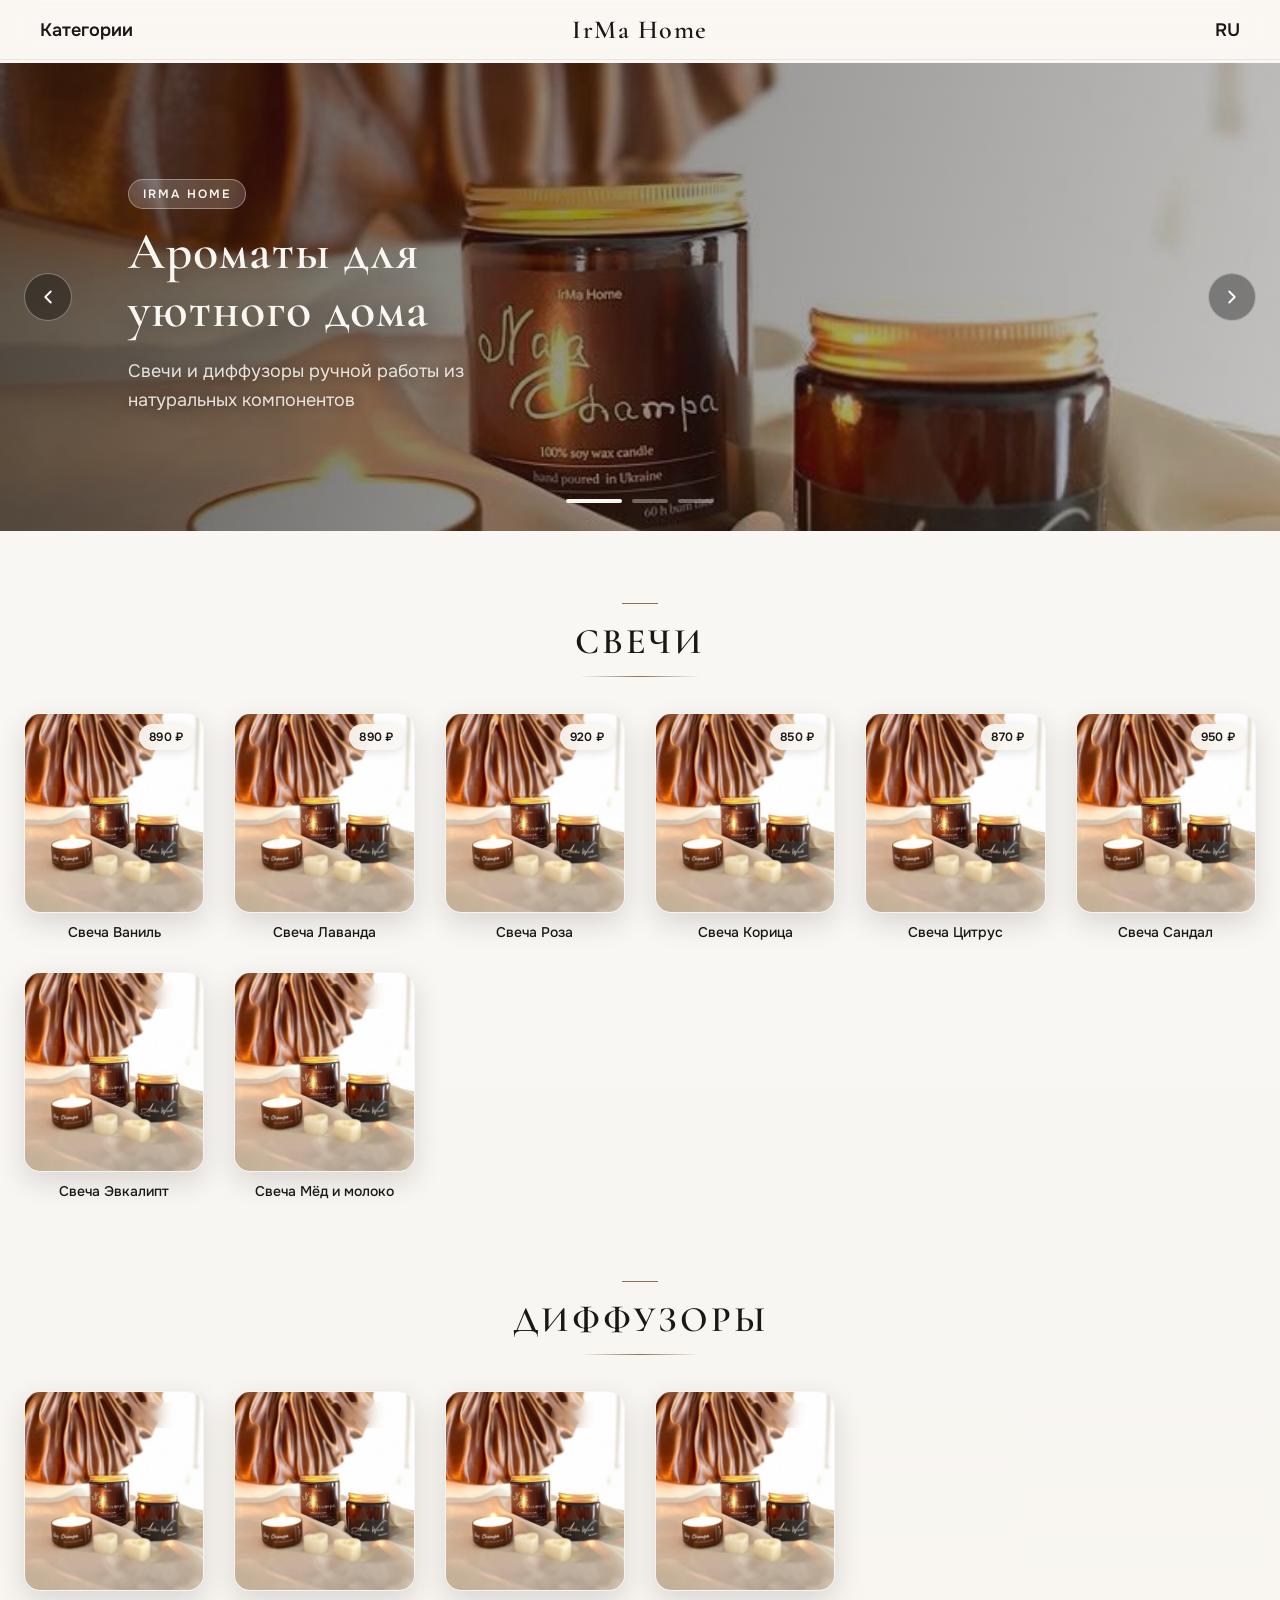
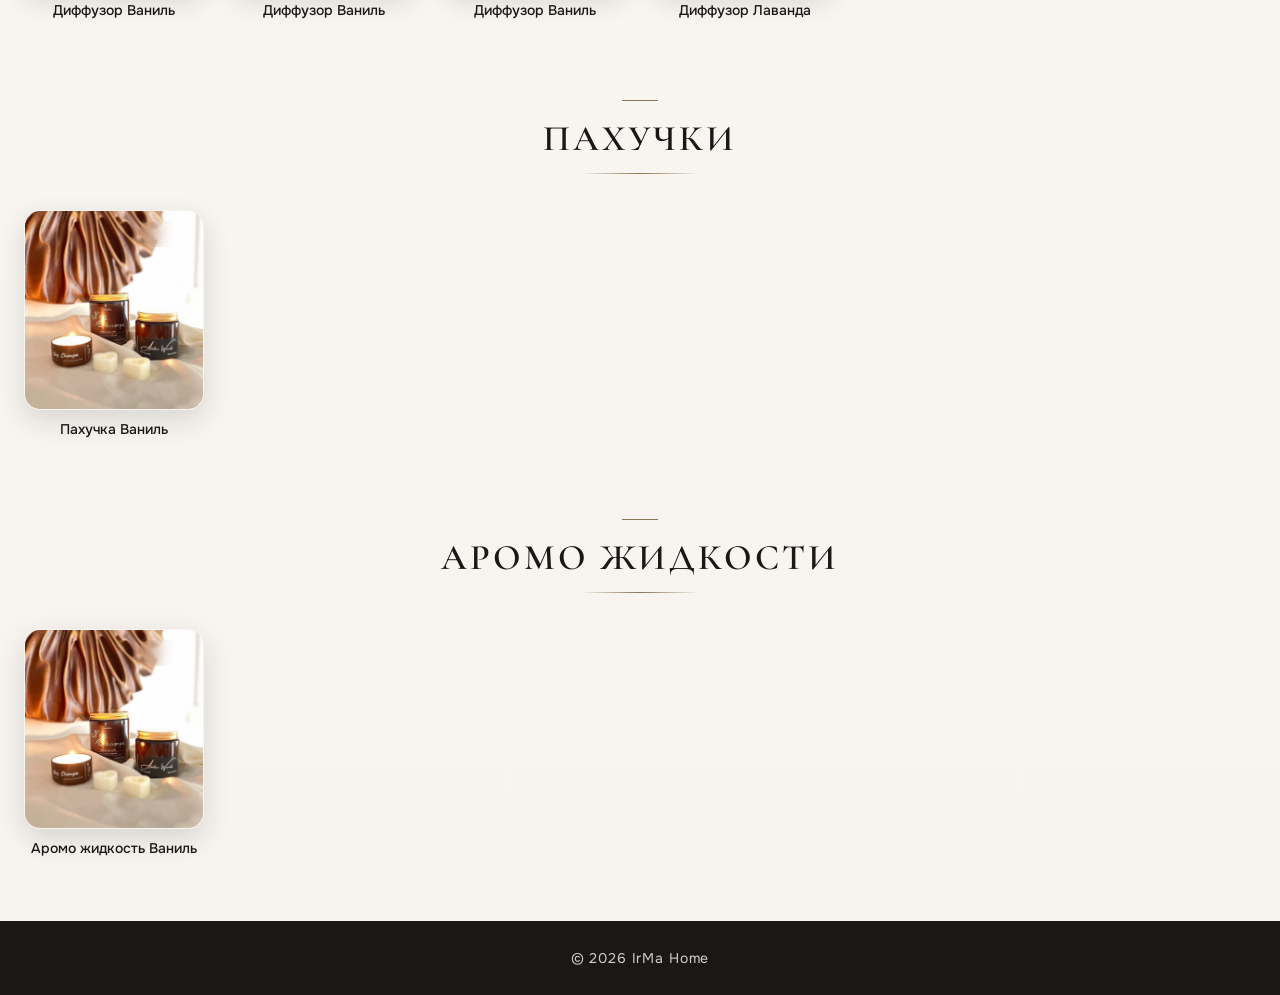
<file: index.html>
<!DOCTYPE html>
<html lang="ru">
<head>
<meta charset="UTF-8">
<meta name="viewport" content="width=device-width, initial-scale=1.0, viewport-fit=cover">

<script>
history.scrollRestoration = "manual";
</script>

<title>IrMa Home</title>
<link href="https://fonts.googleapis.com/css2?family=Cormorant+Garamond:ital,wght@0,500;0,600;0,700&family=Onest:wght@400;500;600;700&display=swap" rel="stylesheet">
<link rel="stylesheet" href="style.css">
</head>

<body>

<div class="header">

    <!-- ЛЕВО -->
    <div class="menu">
        <span id="menuLabel">Категории</span>
        <div class="dropdown">
            <div onclick="scrollToTop()" data-i18n="home">Главная</div>
            <div onclick="scrollToSection('candles')" data-i18n="candles">Свечи</div>
            <div onclick="scrollToSection('diffusers')" data-i18n="diffusers">Диффузоры</div>
            <div onclick="scrollToSection('aromas')" data-i18n="aromas">Пахучки</div>
            <div onclick="scrollToSection('liquids')" data-i18n="liquids">Аромо жидкости</div>
        </div>
    </div>

    <!-- ЦЕНТР -->
    <div class="logo">IrMa Home</div>

    <!-- ПРАВО (ЯЗЫКИ) -->
<div class="lang">
    <span id="currentLang">RU</span>
    <div class="dropdown">
        <div onclick="setLang('ru')">RU</div>
        <div onclick="setLang('en')">EN</div>
    </div>
</div>

</div>

<div class="divider"></div>

<!-- HERO -->
<div class="hero" id="hero">
    <div class="slides" id="slides">

        <div class="slide">
            <img src="photo1.jpg" alt="IrMa Home" fetchpriority="high" decoding="async">
            <div class="slide-content">
                <p class="slide-tag" data-i18n="slide1Tag">IrMa Home</p>
                <h1 class="slide-title" data-i18n="slide1Title">Ароматы для уютного дома</h1>
                <p class="slide-text" data-i18n="slide1Text">Свечи и диффузоры ручной работы из натуральных компонентов</p>
            </div>
        </div>

        <div class="slide">
            <img src="photo1.jpg" alt="" loading="lazy" decoding="async">
            <div class="slide-content">
                <p class="slide-tag" data-i18n="slide2Tag">Коллекция</p>
                <h1 class="slide-title" data-i18n="slide2Title">Запахи, которые остаются в памяти</h1>
                <p class="slide-text" data-i18n="slide2Text">Ваниль, лаванда, роза и тёплые пряные ноты для каждой комнаты</p>
            </div>
        </div>

        <div class="slide">
            <img src="photo1.jpg" alt="" loading="lazy" decoding="async">
            <div class="slide-content">
                <p class="slide-tag" data-i18n="slide3Tag">Свечи</p>
                <h1 class="slide-title" data-i18n="slide3Title">Соевый воск, чистое пламя</h1>
                <p class="slide-text" data-i18n="slide3Text">Безопасное горение и насыщенный аромат до последней капли воска</p>
            </div>
        </div>

    </div>

    <button type="button" class="hero-arrow hero-arrow-left" onclick="prevSlide()" aria-label="Предыдущий слайд">
        <svg viewBox="0 0 24 24" aria-hidden="true"><path d="M15 6l-6 6 6 6"/></svg>
    </button>
    <button type="button" class="hero-arrow hero-arrow-right" onclick="nextSlide()" aria-label="Следующий слайд">
        <svg viewBox="0 0 24 24" aria-hidden="true"><path d="M9 6l6 6-6 6"/></svg>
    </button>

    <div class="hero-dots" id="heroDots">
        <button type="button" class="hero-dot active" data-slide="0" aria-label="Слайд 1"></button>
        <button type="button" class="hero-dot" data-slide="1" aria-label="Слайд 2"></button>
        <button type="button" class="hero-dot" data-slide="2" aria-label="Слайд 3"></button>
    </div>
</div>

<div class="content">

<div id="candles" class="title-box first-section reveal">Свечи</div>
<div class="gallery reveal" id="candlesContainer"></div>

<div id="diffusers" class="title-box">Диффузоры</div>
<div class="gallery" id="diffusersContainer"></div>

<div id="aromas" class="title-box">Пахучки</div>
<div class="gallery" id="aromasContainer"></div>

<div id="liquids" class="title-box">Аромо жидкости</div>
<div class="gallery" id="liquidsContainer"></div>

</div>

<!-- MODAL -->
<div class="modal-overlay" id="productModal" onclick="closeModal()" aria-hidden="true">
    <div class="modal-card" onclick="event.stopPropagation()" role="dialog" aria-labelledby="modalTitle">
        <button type="button" class="modal-close" id="modalCloseBtn" onclick="closeModal()" aria-label="Закрыть">&times;</button>
        <div class="modal-media">
            <img id="modalImage" alt="">
        </div>
        <div class="modal-body">
            <p class="modal-tag" id="modalShort"></p>
            <h2 class="modal-title" id="modalTitle"></h2>
            <div class="modal-divider"></div>
            <p class="modal-description" id="modalDescription"></p>
            <div class="modal-actions">
                <p class="modal-price" id="modalPrice"></p>
                <button type="button" class="modal-order-btn" id="modalOrderBtn" disabled>
                    <span class="modal-order-text" id="modalOrderText">Заказать</span>
                    <span class="modal-order-hint" id="modalOrderHint">Скоро</span>
                </button>
            </div>
        </div>
    </div>
</div>

<div class="footer">
© 2026 IrMa Home
</div>

<script>

// ===== SLIDER =====
let slideIndex = 0;
let slideTimer = null;
const slidesEl = document.getElementById("slides");
const heroDots = document.querySelectorAll(".hero-dot");
const heroEl = document.getElementById("hero");
const SLIDE_COUNT = heroDots.length;
const SLIDE_INTERVAL = 7000;

function updateSlider() {
    slidesEl.style.transform = `translate3d(-${slideIndex * 100}%, 0, 0)`;
    heroDots.forEach((dot, i) => dot.classList.toggle("active", i === slideIndex));
}

function goToSlide(i) {
    slideIndex = ((i % SLIDE_COUNT) + SLIDE_COUNT) % SLIDE_COUNT;
    updateSlider();
}

function nextSlide() {
    goToSlide(slideIndex + 1);
    resetSlideTimer();
}

function prevSlide() {
    goToSlide(slideIndex - 1);
    resetSlideTimer();
}

function resetSlideTimer() {
    clearInterval(slideTimer);
    slideTimer = setInterval(() => goToSlide(slideIndex + 1), SLIDE_INTERVAL);
}

heroDots.forEach(dot => {
    dot.addEventListener("click", () => {
        goToSlide(Number(dot.dataset.slide));
        resetSlideTimer();
    });
});

heroEl.addEventListener("mouseenter", () => clearInterval(slideTimer));
heroEl.addEventListener("mouseleave", resetSlideTimer);

updateSlider();
resetSlideTimer();

// ===== JSON =====
const ORDER_ENABLED = false;

let productsRaw = {};
let uiStrings = {};
let currentLang = "ru";

const CATEGORIES = ["candles", "diffusers", "aromas", "liquids"];
const IMAGE_FALLBACK = "images/placeholder.jpg";

function getProductImage(item) {
    return item.image || IMAGE_FALLBACK;
}

function applyUiLang(lang) {
    const t = uiStrings[lang];
    if (!t) return;

    document.documentElement.lang = lang;
    document.getElementById("menuLabel").textContent = t.menu;

    document.querySelectorAll("[data-i18n]").forEach(el => {
        const key = el.dataset.i18n;
        if (t[key]) el.textContent = t[key];
    });

    CATEGORIES.forEach(cat => {
        document.getElementById(cat).textContent = t[cat];
    });

    document.getElementById("modalCloseBtn").setAttribute("aria-label", t.close);
    document.getElementById("modalOrderText").textContent = t.order;
    document.getElementById("modalOrderHint").textContent = t.orderSoon;
}

function formatPrice(amount, lang) {
    const t = uiStrings[lang];
    if (!t || amount == null) return "";
    const locale = lang === "ru" ? "ru-RU" : "en-US";
    return `${Number(amount).toLocaleString(locale)} ${t.currency}`;
}

function buildTelegramUrl(product, lang) {
    const t = uiStrings[lang];
    if (!t?.telegram) return "#";
    const username = t.telegram.replace(/^@/, "");
    const message = (t.orderMessage || "")
        .replace("{title}", product.title)
        .replace("{price}", product.priceFormatted);
    return `https://t.me/${username}?text=${encodeURIComponent(message)}`;
}

function localizeProduct(item, lang) {
    const t = item[lang];
    const product = {
        id: item.id,
        image: getProductImage(item),
        title: t.title,
        short: t.short,
        desc: t.desc,
        price: item.price,
        priceFormatted: formatPrice(item.price, lang)
    };
    if (ORDER_ENABLED) product.orderUrl = buildTelegramUrl(product, lang);
    return product;
}

function renderAll(lang) {
    document.getElementById("candlesContainer").innerHTML = "";
    document.getElementById("diffusersContainer").innerHTML = "";
    document.getElementById("aromasContainer").innerHTML = "";
    document.getElementById("liquidsContainer").innerHTML = "";

    renderCategory(
        (productsRaw.candles || []).map(p => localizeProduct(p, lang)),
        "candlesContainer"
    );
    renderCategory(
        (productsRaw.diffusers || []).map(p => localizeProduct(p, lang)),
        "diffusersContainer"
    );
    renderCategory(
        (productsRaw.aromas || []).map(p => localizeProduct(p, lang)),
        "aromasContainer"
    );
    renderCategory(
        (productsRaw.liquids || []).map(p => localizeProduct(p, lang)),
        "liquidsContainer"
    );

    applyUiLang(lang);
}

async function loadProducts() {
    const [manifest, ui] = await Promise.all([
        fetch("products/manifest.json").then(res => res.json()),
        fetch("products/ui.json").then(res => res.json())
    ]);
    uiStrings = ui;
    productsRaw = {};

    for (const category of CATEGORIES) {
        const paths = manifest[category] || [];
        productsRaw[category] = await Promise.all(
            paths.map(path =>
                fetch(`products/${path}`).then(res => res.json())
            )
        );
    }

    renderAll(currentLang);
}

function setLang(lang) {
    currentLang = lang;
    document.getElementById("currentLang").innerText = lang.toUpperCase();
    const modalOpen = productModal.classList.contains("active");
    renderAll(lang);
    if (modalOpen && currentModalId) {
        const p = findLocalizedProduct(currentModalId);
        if (p) fillModal(p);
    }
    localStorage.setItem("lang", lang);
}

// ===== RENDER =====
function renderCategory(items, containerId) {

    const container = document.getElementById(containerId);

    items.forEach(item => {

        const card = document.createElement("div");
        card.className = "gallery-item-wrapper";
        card.onclick = () => openModal(item);

        card.innerHTML = `
            <div class="gallery-item">
                <img src="${item.image}" alt="${item.title}" loading="lazy" decoding="async" onerror="this.onerror=null;this.src='${IMAGE_FALLBACK}'">
                <span class="gallery-price">${item.priceFormatted}</span>
                <div class="hover-description">${item.short}</div>
            </div>
            <div class="caption">
                <span class="caption-title">${item.title}</span>
            </div>
        `;

        container.appendChild(card);
    });
}

// ===== MODAL =====
const productModal = document.getElementById("productModal");
const modalImage = document.getElementById("modalImage");
const modalTitle = document.getElementById("modalTitle");
const modalShort = document.getElementById("modalShort");
const modalDescription = document.getElementById("modalDescription");
const modalPrice = document.getElementById("modalPrice");
const modalOrderBtn = document.getElementById("modalOrderBtn");
const modalOrderText = document.getElementById("modalOrderText");
const modalOrderHint = document.getElementById("modalOrderHint");

let scrollY = 0;
let currentModalId = null;

function findLocalizedProduct(id) {
    for (const category of CATEGORIES) {
        const found = (productsRaw[category] || []).find(p => p.id === id);
        if (found) return localizeProduct(found, currentLang);
    }
    return null;
}

function fillModal(product) {
    modalTitle.textContent = product.title;
    modalShort.textContent = product.short;
    modalDescription.textContent = product.desc;
    modalImage.onerror = () => {
        modalImage.onerror = null;
        modalImage.src = IMAGE_FALLBACK;
    };
    modalImage.src = product.image;
    modalImage.alt = product.title;
    modalPrice.textContent = product.priceFormatted;
    const t = uiStrings[currentLang] || {};
    modalOrderText.textContent = t.order || "Заказать";
    modalOrderHint.textContent = t.orderSoon || "Скоро";
    modalOrderBtn.disabled = !ORDER_ENABLED;
    modalOrderBtn.classList.toggle("is-active", ORDER_ENABLED);
    modalOrderBtn.onclick = ORDER_ENABLED && product.orderUrl
        ? () => window.open(product.orderUrl, "_blank", "noopener,noreferrer")
        : null;
}

function openModal(product) {
    currentModalId = product.id;
    fillModal(product);

    productModal.classList.add("active");
    productModal.setAttribute("aria-hidden", "false");
    document.body.classList.add("modal-open");

    scrollY = window.scrollY;
    document.body.style.position = "fixed";
    document.body.style.top = `-${scrollY}px`;
    document.body.style.width = "100%";
}

function closeModal() {
    if (!productModal.classList.contains("active")) return;

    productModal.classList.remove("active");
    productModal.setAttribute("aria-hidden", "true");
    document.body.classList.remove("modal-open");
    currentModalId = null;

    document.body.style.position = "";
    document.body.style.top = "";
    document.body.style.width = "";

    window.scrollTo(0, scrollY);
}

document.addEventListener("keydown", e => {
    if (e.key === "Escape") closeModal();
});
// ===== SCROLL =====
function scrollToSection(id) {
    document.getElementById(id).scrollIntoView({behavior: "smooth"});
}

function scrollToTop() {
    window.scrollTo({top: 0, behavior: "smooth"});
}

// ===== ANIMATION =====
const revealObserver = new IntersectionObserver(
    entries => {
        entries.forEach(entry => {
            if (entry.isIntersecting) {
                entry.target.classList.add("active");
                revealObserver.unobserve(entry.target);
            }
        });
    },
    { rootMargin: "0px 0px -80px 0px", threshold: 0.05 }
);

document.querySelectorAll(".reveal").forEach(el => revealObserver.observe(el));

// ===== MOBILE MENU (tap) =====
function setupMobileNav() {
    const menu = document.querySelector(".menu");
    const lang = document.querySelector(".lang");
    const isTouch = () => window.matchMedia("(hover: none)").matches;

    function closeAll() {
        menu.classList.remove("open");
        lang.classList.remove("open");
    }

    menu.addEventListener("click", e => {
        if (!isTouch()) return;
        e.stopPropagation();
        lang.classList.remove("open");
        menu.classList.toggle("open");
    });

    lang.addEventListener("click", e => {
        if (!isTouch()) return;
        e.stopPropagation();
        menu.classList.remove("open");
        lang.classList.toggle("open");
    });

    document.querySelectorAll(".dropdown div").forEach(item => {
        item.addEventListener("click", closeAll);
    });

    document.addEventListener("click", closeAll);
}

setupMobileNav();

// ===== INIT =====
window.addEventListener("load", () => {
    window.scrollTo(0, 0);

    const savedLang = localStorage.getItem("lang") || "ru";
    currentLang = savedLang;

    document.getElementById("currentLang").innerText = savedLang.toUpperCase();

    loadProducts();
});

</script>
</body>
</html>
</file>
<file: style.css>
:root {
    --font-display: 'Cormorant Garamond', 'Times New Roman', serif;
    --font-body: 'Onest', system-ui, -apple-system, 'Segoe UI', sans-serif;
    --color-bg: #f7f4ef;
    --color-surface: #faf7f2;
    --color-ink: #1a1816;
    --color-muted: #6b6358;
    --color-accent: #8b7355;
    --color-line: rgba(26, 24, 22, 0.08);
    --shadow-soft: 0 8px 32px rgba(26, 24, 22, 0.08);
    --shadow-card: 0 10px 28px rgba(26, 24, 22, 0.14);
    --radius-card: 16px;
}

html {
    margin: 0;
    width: 100%;
    overflow-x: clip;
}

body {
    margin: 0;
    width: 100%;
    min-height: 100%;
    font-family: var(--font-body);
    font-weight: 400;
    color: var(--color-ink);
    background: linear-gradient(180deg, #faf8f5 0%, var(--color-bg) 100%);
    overflow-x: clip;
    overflow-y: auto;
    padding-top: calc(63px + env(safe-area-inset-top, 0px));
    -webkit-tap-highlight-color: transparent;
    -webkit-font-smoothing: antialiased;
    -moz-osx-font-smoothing: grayscale;
}

/* СКРЫТЬ СКРОЛЛБАР */
*,
*::before,
*::after {
    box-sizing: border-box;
    scrollbar-width: none;
    -ms-overflow-style: none;
}

*::-webkit-scrollbar {
    display: none;
}


.header {
    height: 60px;
    width: 100%;
    background: rgba(250, 247, 242, 0.82);
    backdrop-filter: blur(14px);
    -webkit-backdrop-filter: blur(14px);
    border-bottom: 1px solid var(--color-line);
    display: flex;
    align-items: center;
    justify-content: center;
    padding-left: env(safe-area-inset-left, 0px);
    padding-right: env(safe-area-inset-right, 0px);

    position: fixed;
    top: 0;
    left: 0;

    z-index: 9999;

    font-size: 26px;
    font-weight: 600;
}

.logo {
    font-family: var(--font-display);
    font-weight: 600;
    letter-spacing: 0.06em;
    max-width: 42%;
    overflow: hidden;
    text-overflow: ellipsis;
    white-space: nowrap;
    text-align: center;
}

.divider {
    height: 1px;
    background: transparent;

    position: fixed;
    top: 60px;
    left: 0;
    width: 100%;

    z-index: 9998;
}

/* HERO */
.hero {
    width: 100%;
    height: min(52vh, 520px);
    min-height: 380px;
    position: relative;
    overflow: hidden;
    z-index: 1;
    background: #1a1816;
}

.slides {
    display: flex;
    width: 100%;
    height: 100%;
    transition: transform 0.5s ease;
}

.slide {
    flex: 0 0 100%;
    width: 100%;
    position: relative;
}

.slide img {
    width: 100%;
    height: 100%;
    object-fit: cover;
    display: block;
}

.slide::after {
    content: "";
    position: absolute;
    inset: 0;
    background: linear-gradient(
        105deg,
        rgba(20, 16, 12, 0.72) 0%,
        rgba(20, 16, 12, 0.45) 45%,
        rgba(20, 16, 12, 0.25) 100%
    );
}

.slide-content {
    position: absolute;
    inset: 0;
    display: flex;
    flex-direction: column;
    align-items: flex-start;
    justify-content: center;
    max-width: 640px;
    padding: 0 8% 0 10%;
    color: #faf7f2;
    z-index: 2;
    text-align: left;
}

.slide-tag {
    margin: 0 0 14px;
    padding: 6px 14px;
    font-size: 12px;
    font-weight: 600;
    letter-spacing: 0.18em;
    text-transform: uppercase;
    color: #faf7f2;
    background: rgba(255, 255, 255, 0.18);
    border: 1px solid rgba(255, 255, 255, 0.35);
    border-radius: 100px;
}

.slide-title {
    margin: 0;
    font-family: var(--font-display);
    font-size: clamp(32px, 4.5vw, 52px);
    font-weight: 600;
    line-height: 1.12;
    letter-spacing: 0.02em;
    text-shadow: 0 2px 24px rgba(0, 0, 0, 0.35);
}

.slide-text {
    margin: 18px 0 0;
    max-width: 480px;
    font-size: clamp(15px, 2vw, 18px);
    line-height: 1.6;
    color: rgba(250, 247, 242, 0.88);
    text-shadow: 0 1px 12px rgba(0, 0, 0, 0.3);
}

.hero-arrow {
    position: absolute;
    top: 50%;
    transform: translateY(-50%);
    z-index: 3;
    width: 48px;
    height: 48px;
    padding: 0;
    border: 1px solid rgba(255, 255, 255, 0.35);
    border-radius: 50%;
    background: rgba(0, 0, 0, 0.35);
    color: #fff;
    cursor: pointer;
    display: flex;
    align-items: center;
    justify-content: center;
    transition: background 0.25s ease, border-color 0.25s ease;
}

.hero-arrow svg {
    width: 22px;
    height: 22px;
    fill: none;
    stroke: currentColor;
    stroke-width: 2;
    stroke-linecap: round;
    stroke-linejoin: round;
}

.hero-arrow:hover {
    background: rgba(0, 0, 0, 0.5);
    border-color: rgba(255, 255, 255, 0.6);
}

.hero-arrow-left { left: 24px; }
.hero-arrow-right { right: 24px; }

.hero-dots {
    position: absolute;
    bottom: 28px;
    left: 50%;
    transform: translateX(-50%);
    display: flex;
    gap: 10px;
    z-index: 3;
}

.hero-dot {
    width: 36px;
    height: 4px;
    padding: 0;
    border: none;
    border-radius: 4px;
    background: rgba(255, 255, 255, 0.35);
    cursor: pointer;
    transition: width 0.3s ease, background 0.3s ease;
}

.hero-dot.active {
    width: 56px;
    background: #faf7f2;
}

/* CONTENT */
.content {
    display: flex;
    flex-direction: column;
    align-items: center;
    width: 100%;
    max-width: 100%;
}

.title-box {
    position: relative;
    font-family: var(--font-display);
    font-size: clamp(28px, 3vw, 36px);
    font-weight: 600;
    letter-spacing: 0.08em;
    text-transform: uppercase;
    color: var(--color-ink);
    margin: 72px 0 36px;
    padding-bottom: 14px;
}

.title-box::before {
    content: "";
    display: block;
    width: 36px;
    height: 1px;
    margin: 0 auto 16px;
    background: var(--color-accent);
}

.title-box::after {
    content: "";
    position: absolute;
    left: 50%;
    bottom: 0;
    transform: translateX(-50%);
    width: min(120px, 30vw);
    height: 1px;
    background: linear-gradient(90deg, transparent, var(--color-accent), transparent);
    transition: width 0.35s ease, opacity 0.35s ease;
}

.title-box:hover::after {
    width: min(180px, 45vw);
}

/* GALLERY */
.gallery {
    display: grid;
    grid-template-columns: repeat(6, 1fr);
    gap: 30px;
    width: 100%;
    max-width: 1500px;
    margin: 0 auto;
    padding: 0 24px 8px;
}

.gallery-item-wrapper {
    width: 100%;
    max-width: 200px;
    justify-self: center;
    cursor: pointer;
    transition: transform 0.3s ease;
}

@media (hover: hover) {
    .gallery-item-wrapper:hover {
        transform: translateY(-4px);
    }
}

.gallery-item {
    position: relative;
    width: 100%;
    height: 200px;
    border-radius: var(--radius-card);
    overflow: hidden;
    background: #e8e2d8;
    box-shadow: var(--shadow-card);
    border: 1px solid rgba(255, 255, 255, 0.65);
}

.gallery-item img {
    width: 100%;
    height: 100%;
    object-fit: cover;
}

@media (hover: hover) {
    .gallery-item img {
        transition: transform 0.3s ease;
    }

    .gallery-item:hover img {
        transform: scale(1.05);
    }
}

.gallery-price {
    position: absolute;
    top: 10px;
    right: 10px;
    z-index: 2;
    padding: 5px 10px;
    border-radius: 100px;
    background: rgba(250, 247, 242, 0.92);
    backdrop-filter: blur(8px);
    -webkit-backdrop-filter: blur(8px);
    color: var(--color-ink);
    font-size: 12px;
    font-weight: 600;
    letter-spacing: 0.02em;
    box-shadow: 0 2px 10px rgba(0, 0, 0, 0.12);
}

.hover-description {
    position: absolute;
    bottom: -100%;
    width: 100%;
    background: linear-gradient(to top, rgba(20, 16, 12, 0.88), rgba(20, 16, 12, 0.55));
    color: #faf7f2;
    text-align: center;
    padding: 12px 8px;
    font-size: 13px;
    line-height: 1.35;
    transition: bottom 0.35s ease;
}

.gallery-item:hover .hover-description {
    bottom: 0;
}

.caption {
    margin-top: 10px;
    font-size: 14px;
    line-height: 1.35;
    text-align: center;
    color: var(--color-muted);
}

.caption-title {
    display: block;
    font-weight: 500;
    color: var(--color-ink);
}

/* MODAL */
.modal-overlay {
    position: fixed;
    inset: 0;
    display: flex;
    align-items: center;
    justify-content: center;
    padding: 24px;
    background: rgba(18, 16, 14, 0.72);
    opacity: 0;
    pointer-events: none;
    transition: opacity 0.35s ease;
    z-index: 10000;
}

.modal-overlay.active {
    opacity: 1;
    pointer-events: auto;
}

.modal-card {
    position: relative;
    display: grid;
    grid-template-columns: 1fr 1fr;
    width: 100%;
    max-width: 780px;
    max-height: min(88vh, 640px);
    background: var(--color-surface);
    border-radius: 24px;
    overflow: hidden;
    color: #1a1816;
    box-shadow:
        0 24px 80px rgba(0, 0, 0, 0.28),
        0 0 0 1px rgba(255, 255, 255, 0.12) inset;
    transform: scale(0.94) translateY(16px);
    opacity: 0;
    transition:
        transform 0.4s cubic-bezier(0.22, 1, 0.36, 1),
        opacity 0.35s ease;
}

.modal-overlay.active .modal-card {
    transform: scale(1) translateY(0);
    opacity: 1;
}

.modal-close {
    position: absolute;
    top: 14px;
    right: 14px;
    z-index: 2;
    width: 36px;
    height: 36px;
    border: none;
    border-radius: 50%;
    background: rgba(255, 255, 255, 0.92);
    color: #1a1816;
    font-size: 22px;
    line-height: 1;
    cursor: pointer;
    display: flex;
    align-items: center;
    justify-content: center;
    box-shadow: 0 2px 12px rgba(0, 0, 0, 0.12);
    transition: background 0.2s ease, transform 0.2s ease;
}

.modal-close:hover {
    background: #fff;
    transform: scale(1.06);
}

.modal-media {
    position: relative;
    min-height: 280px;
    background: #e8e2d8;
    overflow: hidden;
}

.modal-media::after {
    content: "";
    position: absolute;
    inset: 0;
    background: linear-gradient(
        to top,
        rgba(26, 24, 22, 0.35) 0%,
        transparent 45%
    );
    pointer-events: none;
}

.modal-media img {
    width: 100%;
    height: 100%;
    min-height: 280px;
    object-fit: cover;
    display: block;
}

.modal-body {
    display: flex;
    flex-direction: column;
    justify-content: center;
    padding: 36px 32px 32px;
    overflow-y: auto;
}

.modal-tag {
    margin: 0 0 10px;
    font-size: 13px;
    font-weight: 600;
    letter-spacing: 0.12em;
    text-transform: uppercase;
    color: #8a7f72;
}

.modal-title {
    margin: 0;
    font-family: var(--font-display);
    font-size: 32px;
    font-weight: 600;
    line-height: 1.15;
    letter-spacing: 0.02em;
}

.modal-divider {
    width: 48px;
    height: 2px;
    margin: 18px 0;
    background: #1a1816;
    border-radius: 1px;
}

.modal-description {
    margin: 0;
    font-size: 17px;
    line-height: 1.65;
    color: #4a4540;
}

.modal-actions {
    display: flex;
    align-items: center;
    justify-content: space-between;
    gap: 16px;
    margin-top: 24px;
    padding-top: 20px;
    border-top: 1px solid rgba(26, 24, 22, 0.1);
}

.modal-price {
    margin: 0;
    font-family: var(--font-display);
    font-size: 30px;
    font-weight: 600;
    letter-spacing: 0.02em;
    color: var(--color-ink);
}

.modal-price::after {
    content: "";
    display: block;
    width: 32px;
    height: 1px;
    margin-top: 8px;
    background: var(--color-accent);
}

.modal-order-btn {
    display: inline-flex;
    flex-direction: column;
    align-items: center;
    justify-content: center;
    gap: 2px;
    min-width: 148px;
    padding: 12px 22px;
    border: none;
    border-radius: 100px;
    background: rgba(26, 24, 22, 0.08);
    color: var(--color-muted);
    font-family: var(--font-body);
    cursor: not-allowed;
    transition: background 0.25s ease, transform 0.2s ease, color 0.25s ease;
}

.modal-order-text {
    font-size: 15px;
    font-weight: 600;
    letter-spacing: 0.04em;
}

.modal-order-hint {
    font-size: 11px;
    font-weight: 500;
    letter-spacing: 0.08em;
    text-transform: uppercase;
    opacity: 0.75;
}

.modal-order-btn.is-active {
    background: var(--color-ink);
    color: var(--color-surface);
    cursor: pointer;
}

.modal-order-btn.is-active:hover {
    background: #3d3832;
    transform: translateY(-1px);
}

.modal-order-btn.is-active .modal-order-hint {
    display: none;
}

@media (max-width: 680px) {
    .modal-card {
        grid-template-columns: 1fr;
        max-height: 92vh;
    }

    .modal-media {
        min-height: 220px;
    }

    .modal-media img {
        min-height: 220px;
    }

    .modal-body {
        padding: 24px 22px 28px;
    }

    .modal-title {
        font-size: 22px;
    }

    .modal-actions {
        flex-direction: column;
        align-items: stretch;
        text-align: center;
    }

    .modal-price {
        font-size: 24px;
    }

    .modal-order-btn {
        width: 100%;
    }
}

/* FOOTER */
.footer {
    background: var(--color-ink);
    color: rgba(250, 247, 242, 0.82);
    text-align: center;
    padding: 28px 20px;
    margin-top: 56px;
    font-size: 14px;
    letter-spacing: 0.06em;
}

/* MENU */
.menu {
    position: absolute;
    left: 40px;
    font-size: 18px;
    cursor: pointer;
    display: inline-block;
    width: fit-content;
    z-index: 2000;
}

.menu::after {
    content: "";
    position: absolute;
    left: 0;
    top: 100%;
    width: 100%;
    height: 15px;
}

.dropdown {
    position: absolute;
    top: 100%;
    left: 50%;
    transform: translateX(-50%);
    background: var(--color-surface);
    border: 1px solid var(--color-line);
    border-radius: 12px;
    padding: 8px 0;
    box-shadow: var(--shadow-soft);
    opacity: 0;
    pointer-events: none;
    transition: 0.25s ease;
    z-index: 3000;
}

.menu:hover .dropdown {
    opacity: 1;
    transform: translateX(-50%) translateY(8px);
    pointer-events: auto;
}

.dropdown div {
    padding: 10px 20px;
}

.dropdown div:hover {
    background: rgba(0,0,0,0.05);
}

/* SCROLL OFFSET */
#candles,
#diffusers,
#aromas,
#liquids {
    scroll-margin-top: 80px;
}

/* ANIMATION */
.reveal {
    opacity: 0;
    transform: translateY(40px);
    transition: 0.6s ease;
}

.reveal.active {
    opacity: 1;
    transform: translateY(0);
}

/* ===== PREMIUM LANG ===== */

/* ===== ЯЗЫК = КАК КАТЕГОРИИ ===== */

.lang {
    position: absolute;
    right: 40px;   /* вместо left */
    font-size: 18px;
    cursor: pointer;
    display: inline-block;
    width: fit-content;
    z-index: 2000;
}

/* мостик */
.lang::after {
    content: "";
    position: absolute;
    left: 0;
    top: 100%;
    width: 100%;
    height: 15px;
}

/* используем ТОТ ЖЕ dropdown */
.lang .dropdown {
    position: absolute;
    top: 100%;
    left: 50%;
    transform: translateX(-50%);
}

/* hover КАК У menu */
.lang:hover .dropdown {
    opacity: 1;
    transform: translateX(-50%) translateY(8px);
    pointer-events: auto;
}

.menu.open .dropdown {
    opacity: 1;
    pointer-events: auto;
    transform: translateX(-50%) translateY(8px);
}

.lang.open .dropdown {
    opacity: 1;
    pointer-events: auto;
    transform: translateX(-50%) translateY(8px);
}

body.modal-open .header,
body.modal-open .divider,
body.modal-open .hero,
body.modal-open .content,
body.modal-open .footer {
    pointer-events: none;
    user-select: none;
}

/* ===== TABLET ===== */
@media (max-width: 1100px) {
    .gallery {
        grid-template-columns: repeat(4, 1fr);
        gap: 24px;
    }
}

@media (max-width: 800px) {
    .gallery {
        grid-template-columns: repeat(3, 1fr);
        gap: 20px;
    }

    .title-box {
        font-size: 24px;
        margin: 52px 16px 28px;
    }
}

/* ===== MOBILE ===== */
@media (max-width: 600px) {
    body {
        padding-top: calc(56px + env(safe-area-inset-top, 0px));
    }

    .header {
        height: 52px;
        font-size: 20px;
    }

    .divider {
        top: 52px;
    }

    .logo {
        font-size: 20px;
        max-width: 46%;
    }

    .menu {
        left: max(12px, env(safe-area-inset-left, 0px));
        font-size: 15px;
    }

    .lang {
        right: max(12px, env(safe-area-inset-right, 0px));
        font-size: 15px;
    }

    .menu .dropdown {
        left: 0;
        transform: translateY(8px);
        min-width: 200px;
    }

    .menu:hover .dropdown,
    .menu.open .dropdown {
        transform: translateY(8px);
    }

    .lang .dropdown {
        left: auto;
        right: 0;
        transform: translateY(8px);
    }

    .lang:hover .dropdown,
    .lang.open .dropdown {
        transform: translateX(0) translateY(8px);
    }

    .dropdown div {
        padding: 14px 20px;
        font-size: 16px;
    }

    .hero {
        height: 58vh;
        min-height: 300px;
        max-height: 420px;
    }

    .slide-content {
        padding: 0 16px 56px;
        align-items: center;
        text-align: center;
        justify-content: flex-end;
    }

    .slide-tag {
        font-size: 10px;
        letter-spacing: 0.14em;
        padding: 5px 12px;
        margin-bottom: 10px;
    }

    .slide-title {
        font-size: 22px;
    }

    .slide-text {
        font-size: 14px;
        margin-top: 10px;
        display: -webkit-box;
        -webkit-line-clamp: 3;
        -webkit-box-orient: vertical;
        overflow: hidden;
    }

    .hero-arrow {
        width: 36px;
        height: 36px;
    }

    .hero-arrow svg {
        width: 18px;
        height: 18px;
    }

    .hero-arrow-left { left: 8px; }
    .hero-arrow-right { right: 8px; }

    .hero-dots {
        bottom: 16px;
    }

    .hero-dot {
        width: 28px;
    }

    .hero-dot.active {
        width: 40px;
    }

    .gallery {
        grid-template-columns: repeat(2, 1fr);
        gap: 14px;
        padding: 0 14px 4px;
    }

    .gallery-item-wrapper {
        max-width: none;
    }

    .gallery-item {
        height: 0;
        padding-bottom: 100%;
        box-shadow: var(--shadow-card);
    }

    .gallery-price {
        top: 8px;
        right: 8px;
        font-size: 11px;
        padding: 4px 8px;
    }

    .gallery-item img {
        position: absolute;
        inset: 0;
        height: 100%;
    }

    .hover-description {
        bottom: 0;
        font-size: 11px;
        padding: 6px 4px;
        line-height: 1.25;
    }

    .caption {
        font-size: 13px;
    }

    .title-box {
        font-size: 22px;
        margin: 40px 12px 24px;
        padding-bottom: 12px;
    }

    .title-box.first-section,
    .first-section.title-box {
        margin-top: 28px;
    }

    #candles,
    #diffusers,
    #aromas,
    #liquids {
        scroll-margin-top: 64px;
    }

    .footer {
        padding: 16px;
        font-size: 14px;
        margin-top: 28px;
        padding-bottom: calc(16px + env(safe-area-inset-bottom, 0px));
    }

    .modal-overlay {
        padding: 12px;
        align-items: flex-end;
    }

    .modal-card {
        max-height: 90vh;
        border-radius: 16px 16px 12px 12px;
    }

    .modal-media {
        min-height: 200px;
    }

    .modal-media img {
        min-height: 200px;
    }

    .modal-body {
        padding: 20px 18px 24px;
    }

    .modal-title {
        font-size: 20px;
    }

    .modal-description {
        font-size: 15px;
    }

    .modal-close {
        top: 10px;
        right: 10px;
        width: 40px;
        height: 40px;
    }
}

@media (max-width: 380px) {
    .menu #menuLabel {
        font-size: 14px;
    }

    .logo {
        font-size: 18px;
    }

    .slide-title {
        font-size: 20px;
    }
}

/* Телефон: подпись под карточкой вместо hover */
@media (hover: none) {
    .hover-description {
        position: absolute;
        bottom: 0;
        left: 0;
        right: 0;
        background: linear-gradient(transparent, rgba(0, 0, 0, 0.75));
        padding: 20px 8px 8px;
    }
}
</file>
